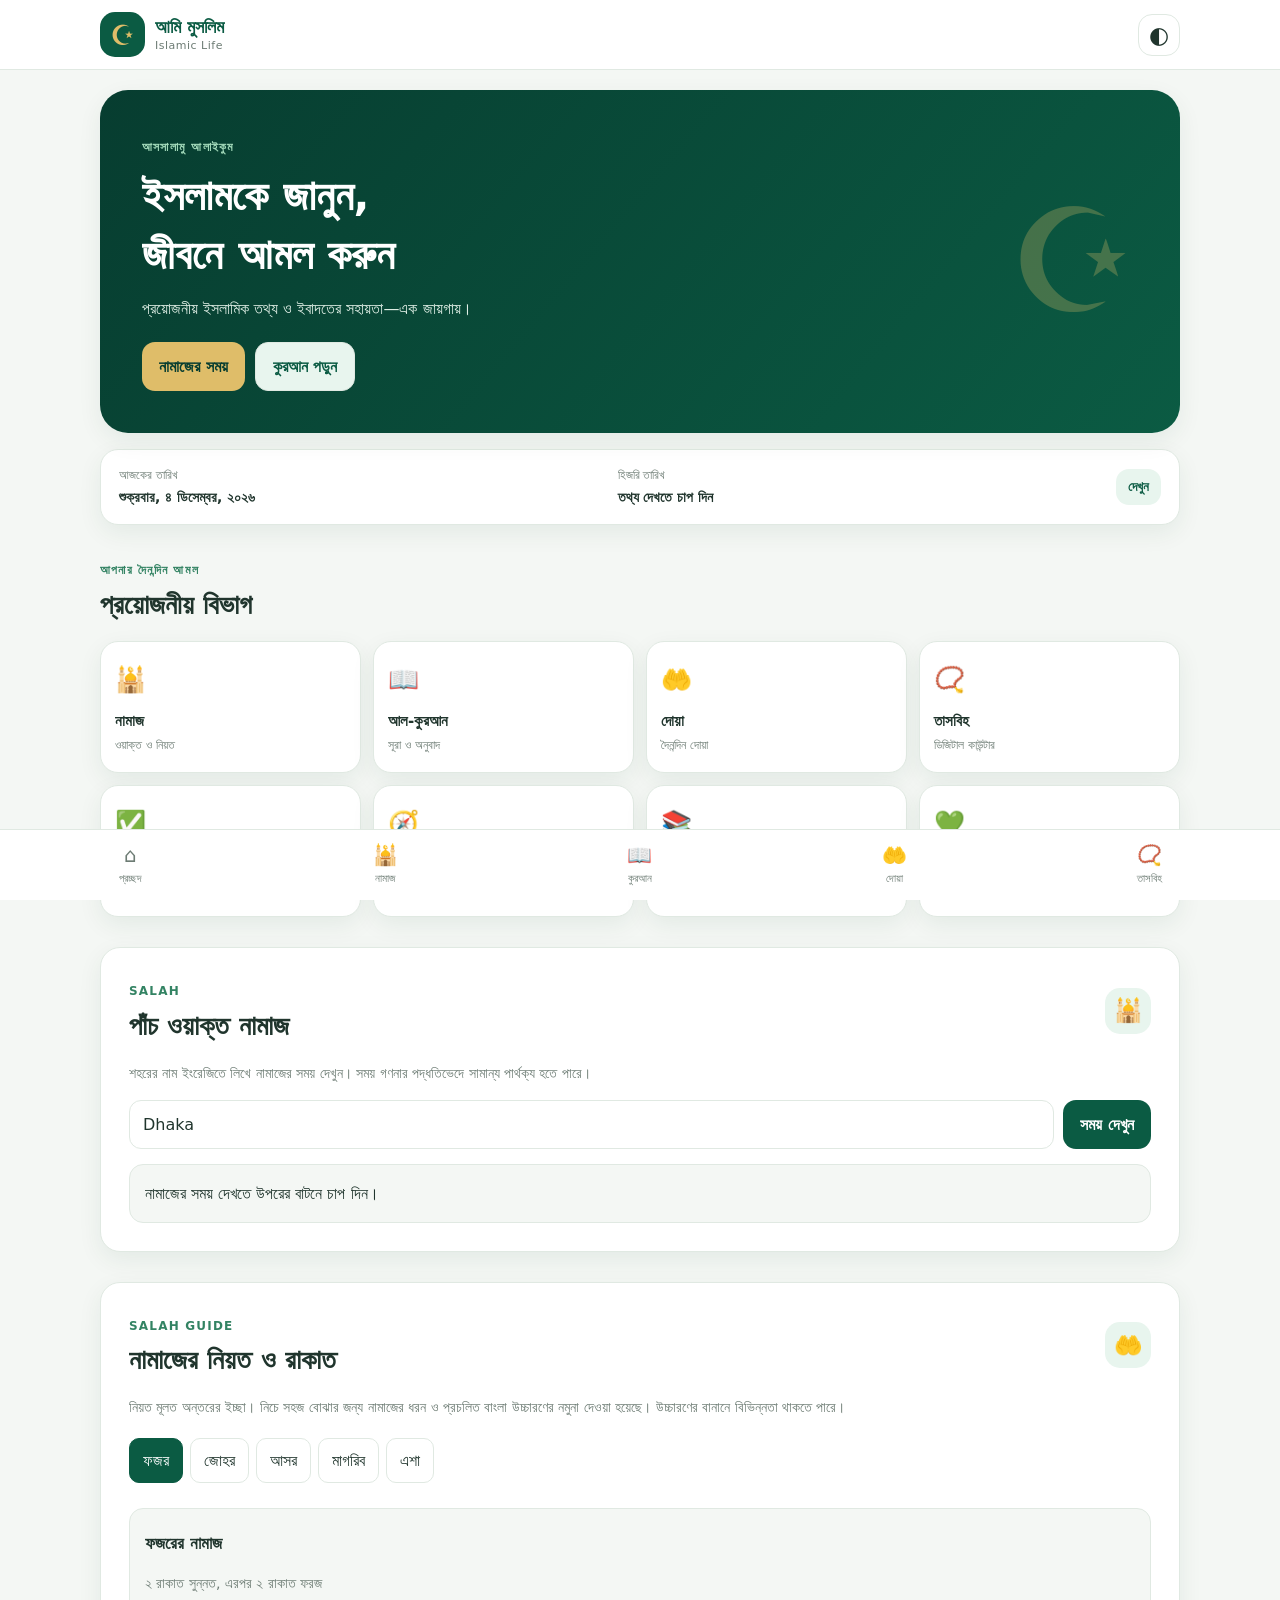
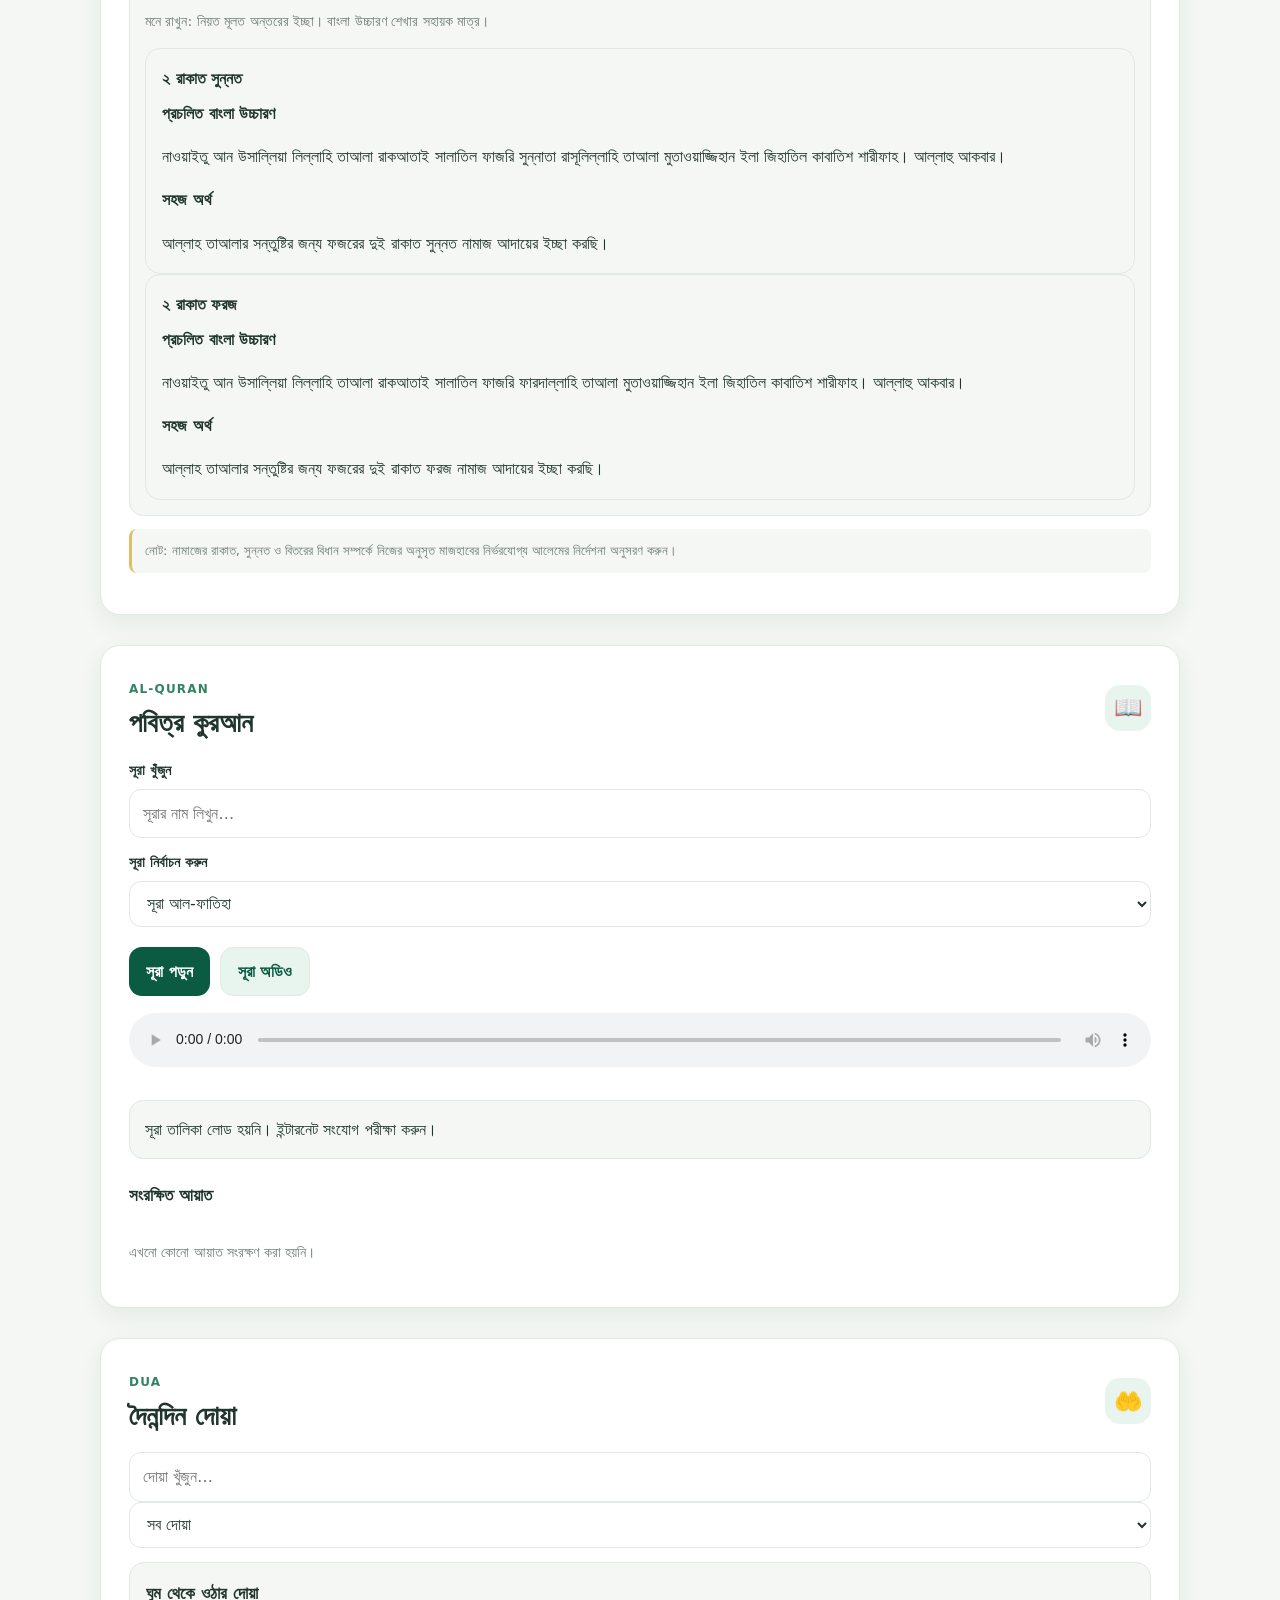
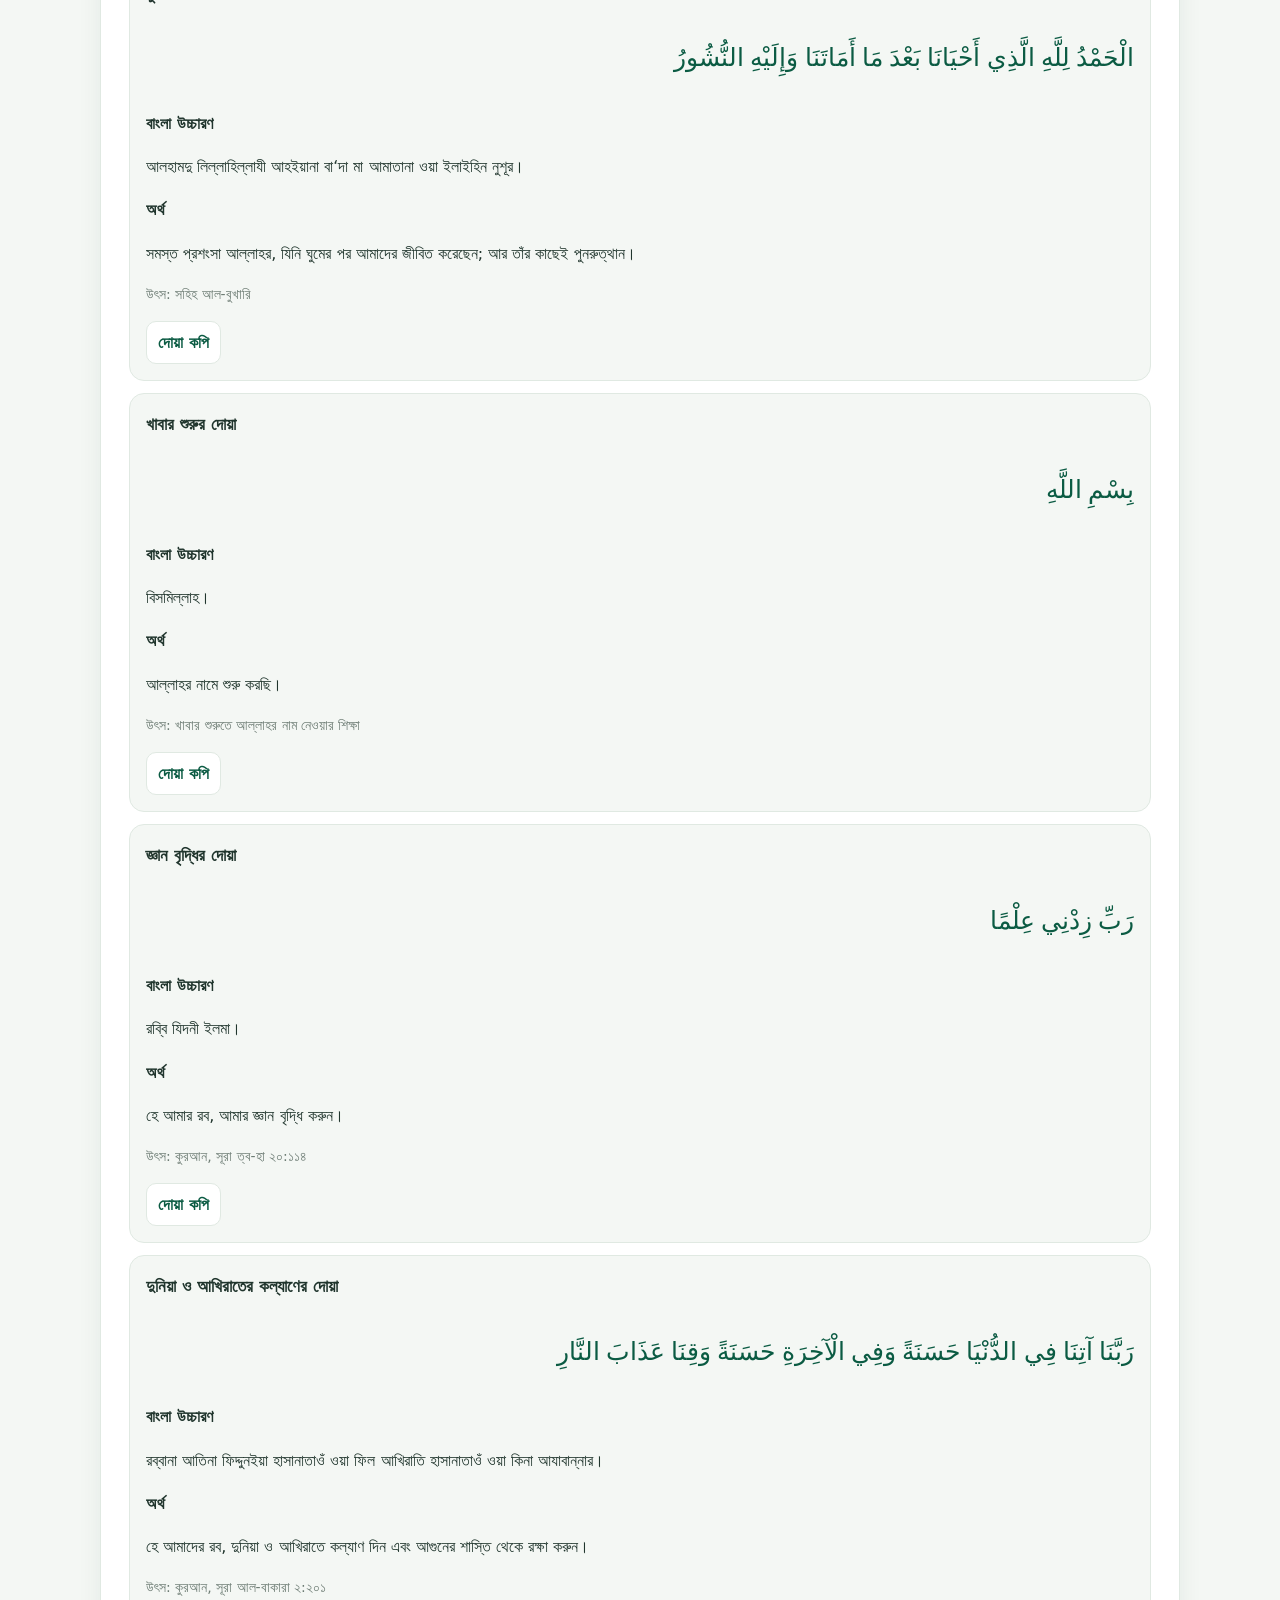
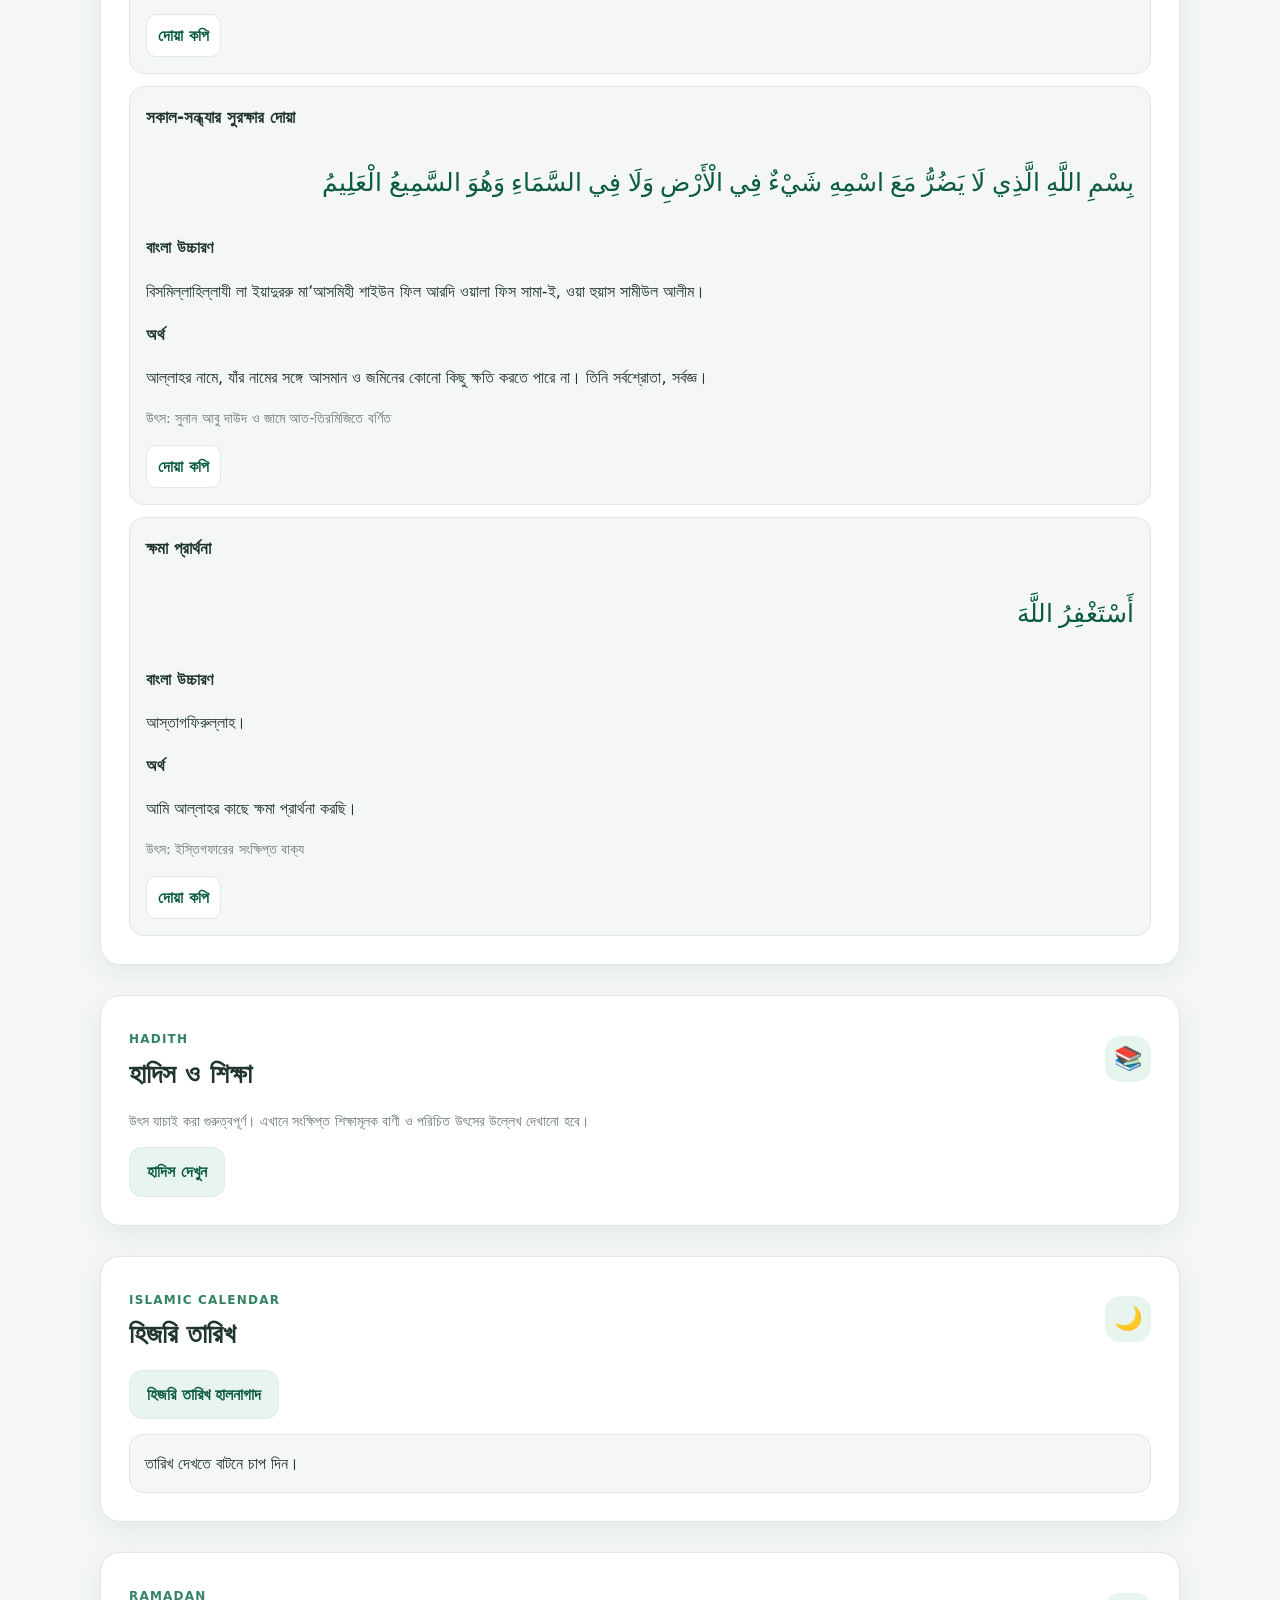
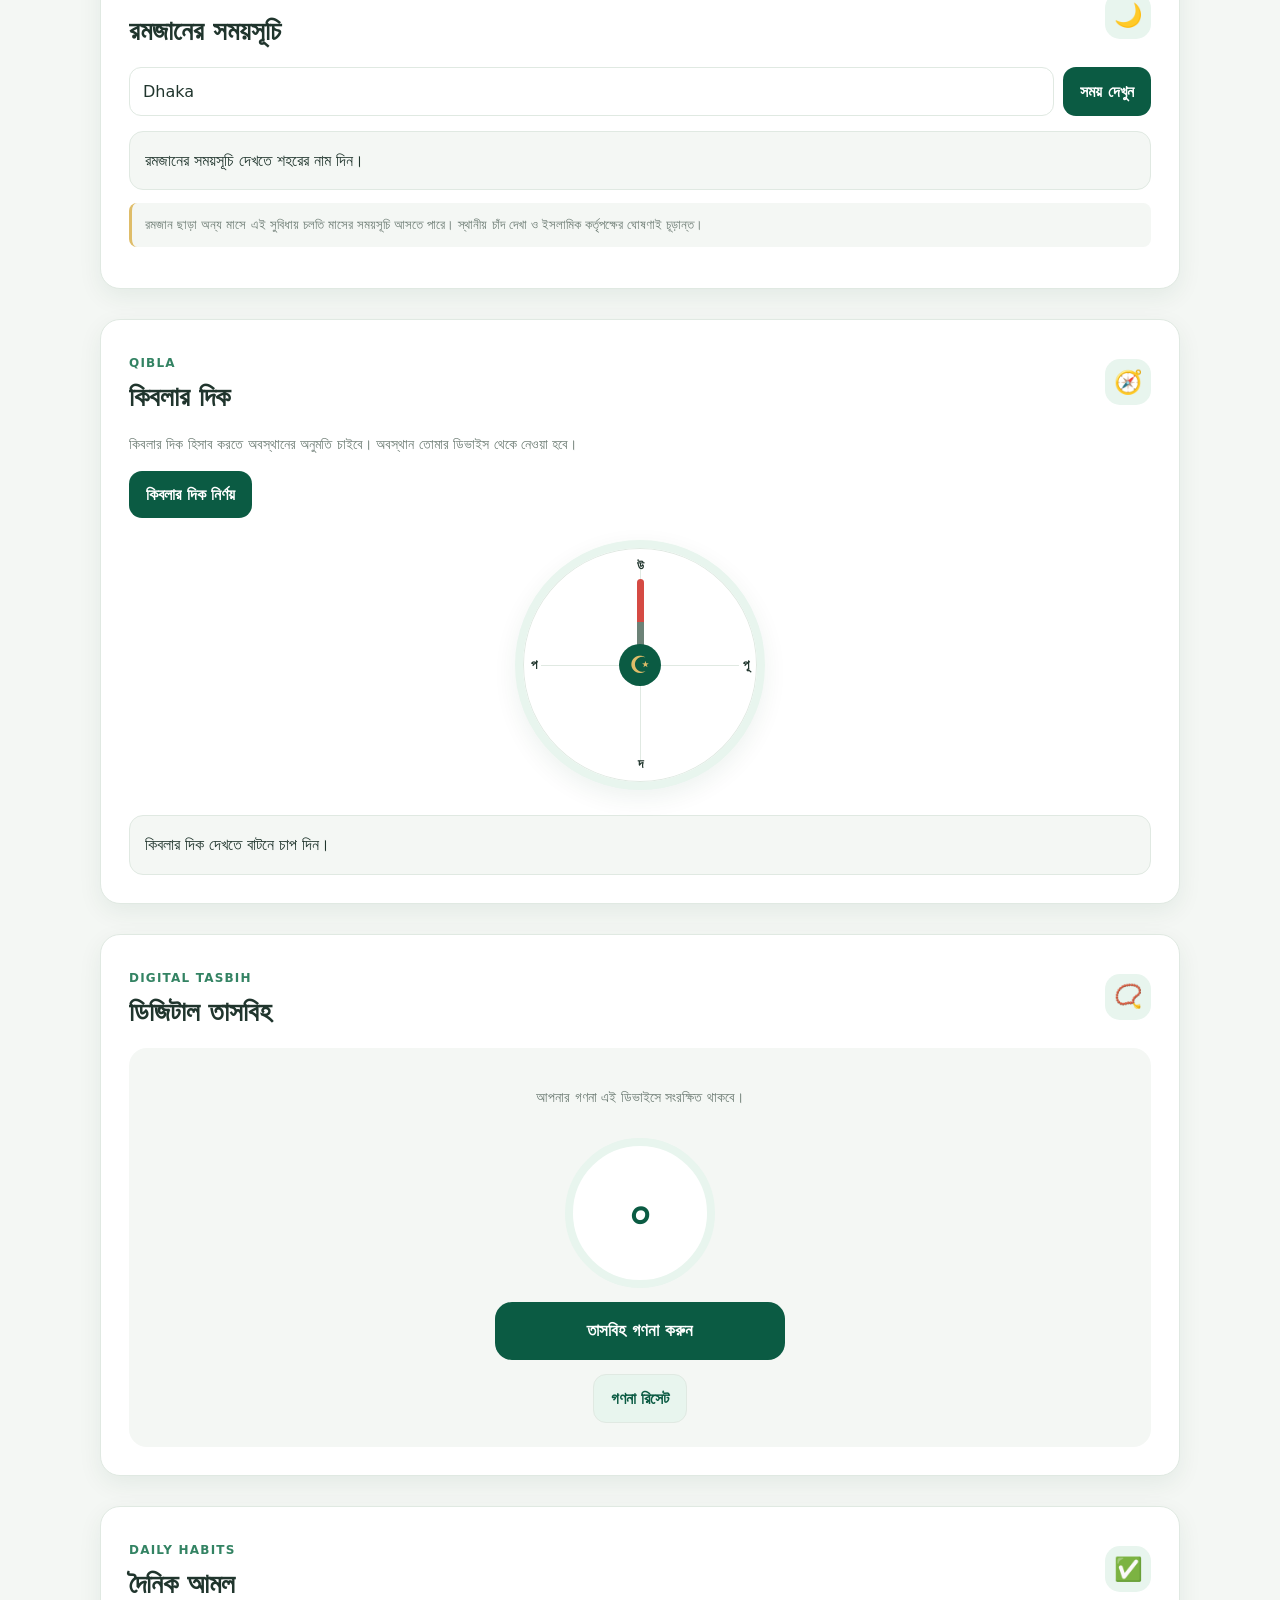
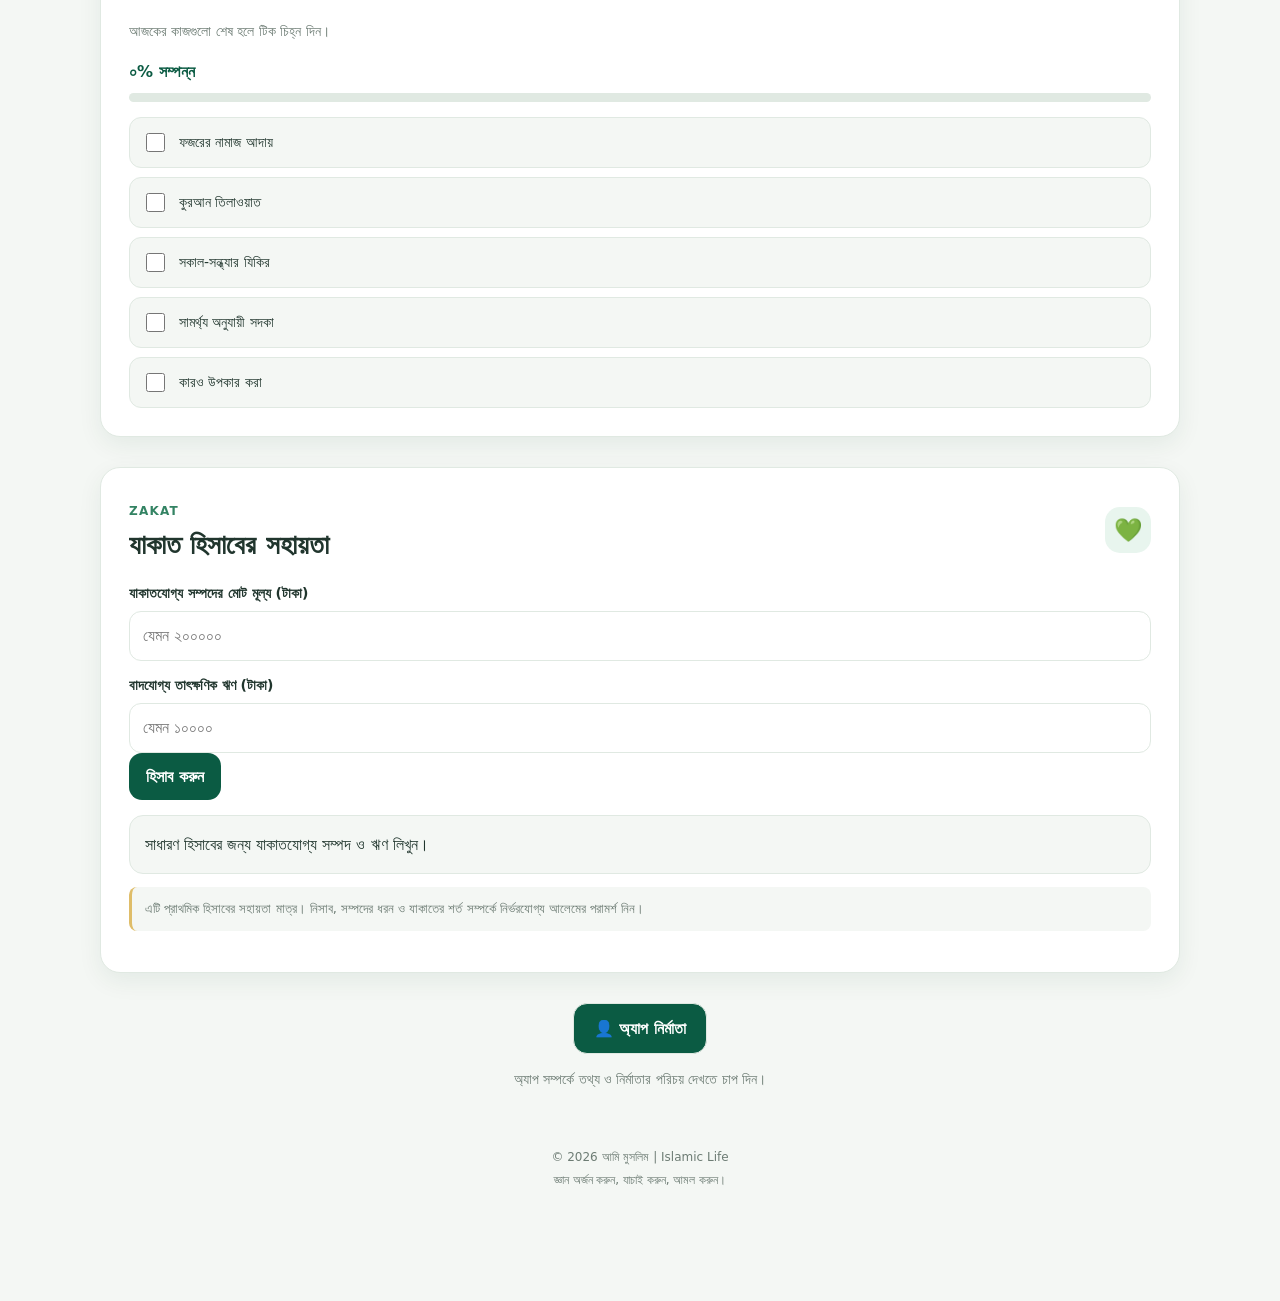
<file: index.html>
<!DOCTYPE html>
<html lang="bn">
<head>
  <meta charset="UTF-8">
  <meta name="viewport" content="width=device-width, initial-scale=1.0">
  <meta name="theme-color" content="#0b5b43">
  <meta name="description" content="নামাজ, কুরআন, দোয়া, তাসবিহ ও দৈনন্দিন ইসলামিক জীবনযাপনের সহায়ক অ্যাপ।">
  <title>আমি মুসলিম | Islamic Life</title>
  <link rel="stylesheet" href="style.css">

<link rel="manifest" href="./manifest.json">
<meta name="theme-color" content="#0B6B50">
<meta name="mobile-web-app-capable" content="yes">
<meta name="apple-mobile-web-app-capable" content="yes">
<meta name="apple-mobile-web-app-title" content="Islamic Life">
  
</head>
<body>
  <header class="topbar">
    <a class="brand" href="#home" aria-label="প্রচ্ছদ">
      <span class="brand-icon">☪</span>
      <span><strong>আমি মুসলিম</strong><small>Islamic Life</small></span>
    </a>
    <button id="darkModeBtn" class="icon-btn" type="button" aria-label="থিম পরিবর্তন">◐</button>
  </header>

  <main class="container">
    <section id="home" class="hero">
      <div class="hero-content">
        <span class="eyebrow">আসসালামু আলাইকুম</span>
        <h1>ইসলামকে জানুন,<br>জীবনে আমল করুন</h1>
        <p>প্রয়োজনীয় ইসলামিক তথ্য ও ইবাদতের সহায়তা—এক জায়গায়।</p>
        <div class="hero-actions">
          <a class="primary-btn" href="#prayer">নামাজের সময়</a>
          <a class="secondary-btn" href="#quran">কুরআন পড়ুন</a>
        </div>
      </div>
      <div class="hero-moon" aria-hidden="true">☪</div>
    </section>

    <section class="date-strip">
      <div><span>আজকের তারিখ</span><strong id="todayDate">তারিখ লোড হচ্ছে…</strong></div>
      <div><span>হিজরি তারিখ</span><strong id="hijriQuick">তথ্য দেখতে চাপ দিন</strong></div>
      <button id="hijriBtn" class="small-btn" type="button">দেখুন</button>
    </section>

    <section class="section-block">
      <div class="section-heading">
        <div><span class="eyebrow">আপনার দৈনন্দিন আমল</span><h2>প্রয়োজনীয় বিভাগ</h2></div>
      </div>
      <div class="feature-grid">
        <a class="feature-card" href="#prayer"><span>🕌</span><strong>নামাজ</strong><small>ওয়াক্ত ও নিয়ত</small></a>
        <a class="feature-card" href="#quran"><span>📖</span><strong>আল-কুরআন</strong><small>সূরা ও অনুবাদ</small></a>
        <a class="feature-card" href="#duas"><span>🤲</span><strong>দোয়া</strong><small>দৈনন্দিন দোয়া</small></a>
        <a class="feature-card" href="#tasbih"><span>📿</span><strong>তাসবিহ</strong><small>ডিজিটাল কাউন্টার</small></a>
        <a class="feature-card" href="#amal"><span>✅</span><strong>দৈনিক আমল</strong><small>নিজের অগ্রগতি</small></a>
        <a class="feature-card" href="#qibla"><span>🧭</span><strong>কিবলা</strong><small>দিক নির্ণয়</small></a>
        <a class="feature-card" href="#hadith"><span>📚</span><strong>হাদিস</strong><small>শিক্ষণীয় বাণী</small></a>
        <a class="feature-card" href="#zakat"><span>💚</span><strong>যাকাত</strong><small>হিসাবের সহায়তা</small></a>
      </div>
    </section>

    <section id="prayer" class="section-block panel">
      <div class="section-heading"><div><span class="eyebrow">SALAH</span><h2>পাঁচ ওয়াক্ত নামাজ</h2></div><span class="section-icon">🕌</span></div>
      <p class="muted">শহরের নাম ইংরেজিতে লিখে নামাজের সময় দেখুন। সময় গণনার পদ্ধতিভেদে সামান্য পার্থক্য হতে পারে।</p>
      <div class="inline-form">
        <input id="prayerCity" type="text" value="Dhaka" placeholder="শহরের নাম (যেমন Dhaka)" aria-label="শহরের নাম">
        <button id="prayerBtn" class="primary-btn" type="button">সময় দেখুন</button>
      </div>
      <div id="prayerInfo" class="result-box" aria-live="polite">নামাজের সময় দেখতে উপরের বাটনে চাপ দিন।</div>
    </section>

    <section id="niyat" class="section-block panel">
      <div class="section-heading"><div><span class="eyebrow">SALAH GUIDE</span><h2>নামাজের নিয়ত ও রাকাত</h2></div><span class="section-icon">🤲</span></div>
      <p class="muted">নিয়ত মূলত অন্তরের ইচ্ছা। নিচে সহজ বোঝার জন্য নামাজের ধরন ও প্রচলিত বাংলা উচ্চারণের নমুনা দেওয়া হয়েছে। উচ্চারণের বানানে বিভিন্নতা থাকতে পারে।</p>
      <div class="prayer-tabs">
        <button class="tab-btn active" data-prayer-tab="fajr" type="button">ফজর</button>
        <button class="tab-btn" data-prayer-tab="zuhr" type="button">জোহর</button>
        <button class="tab-btn" data-prayer-tab="asr" type="button">আসর</button>
        <button class="tab-btn" data-prayer-tab="maghrib" type="button">মাগরিব</button>
        <button class="tab-btn" data-prayer-tab="isha" type="button">এশা</button>
      </div>
      <div id="niyatInfo" class="result-box"></div>
      <p class="note">নোট: নামাজের রাকাত, সুন্নত ও বিতরের বিধান সম্পর্কে নিজের অনুসৃত মাজহাবের নির্ভরযোগ্য আলেমের নির্দেশনা অনুসরণ করুন।</p>
    </section>

    <section id="quran" class="section-block panel">
      <div class="section-heading"><div><span class="eyebrow">AL-QURAN</span><h2>পবিত্র কুরআন</h2></div><span class="section-icon">📖</span></div>
      <label for="surahSearch">সূরা খুঁজুন</label>
      <input id="surahSearch" type="search" placeholder="সূরার নাম লিখুন…">
      <label for="surahSelect">সূরা নির্বাচন করুন</label>
      <select id="surahSelect"><option value="1">সূরা আল-ফাতিহা</option></select>
      <div class="button-row">
        <button id="quranBtn" class="primary-btn" type="button">সূরা পড়ুন</button>
        <button id="playSurahBtn" class="secondary-btn" type="button">সূরা অডিও</button>
      </div>
      <div id="audioTitle" class="muted audio-title"></div>
      <audio id="quranAudio" controls preload="none"></audio>
      <div id="quranInfo" class="result-box" aria-live="polite">সূরা লোড করতে “সূরা পড়ুন” চাপ দিন। ইন্টারনেট প্রয়োজন।</div>
      <h3>সংরক্ষিত আয়াত</h3>
      <div id="bookmarkList" class="stack-list"><p class="muted">এখনো কোনো আয়াত সংরক্ষণ করা হয়নি।</p></div>
    </section>

    <section id="duas" class="section-block panel">
      <div class="section-heading"><div><span class="eyebrow">DUA</span><h2>দৈনন্দিন দোয়া</h2></div><span class="section-icon">🤲</span></div>
      <input id="duaSearch" type="search" placeholder="দোয়া খুঁজুন…" aria-label="দোয়া খুঁজুন">
      <select id="duaCategory" aria-label="দোয়ার বিভাগ">
        <option value="all">সব দোয়া</option>
        <option value="morning">সকাল-সন্ধ্যা</option>
        <option value="daily">দৈনন্দিন</option>
        <option value="prayer">নামাজ</option>
      </select>
      <div id="duaList" class="stack-list"></div>
    </section>

    <section id="hadith" class="section-block panel">
      <div class="section-heading"><div><span class="eyebrow">HADITH</span><h2>হাদিস ও শিক্ষা</h2></div><span class="section-icon">📚</span></div>
      <p class="muted">উৎস যাচাই করা গুরুত্বপূর্ণ। এখানে সংক্ষিপ্ত শিক্ষামূলক বাণী ও পরিচিত উৎসের উল্লেখ দেখানো হবে।</p>
      <button id="hadithBtn" class="secondary-btn" type="button">হাদিস দেখুন</button>
      <div id="hadithInfo" class="result-box"></div>
    </section>

    <section id="hijri" class="section-block panel">
      <div class="section-heading"><div><span class="eyebrow">ISLAMIC CALENDAR</span><h2>হিজরি তারিখ</h2></div><span class="section-icon">🌙</span></div>
      <button id="hijriBtnFull" class="secondary-btn" type="button">হিজরি তারিখ হালনাগাদ</button>
      <div id="hijriInfo" class="result-box">তারিখ দেখতে বাটনে চাপ দিন।</div>
    </section>

    <section id="ramadan" class="section-block panel">
      <div class="section-heading"><div><span class="eyebrow">RAMADAN</span><h2>রমজানের সময়সূচি</h2></div><span class="section-icon">🌙</span></div>
      <div class="inline-form">
        <input id="ramadanCity" type="text" value="Dhaka" placeholder="শহরের নাম (ইংরেজিতে)" aria-label="রমজানের শহর">
        <button id="ramadanBtn" class="primary-btn" type="button">সময় দেখুন</button>
      </div>
      <div id="ramadanInfo" class="result-box">রমজানের সময়সূচি দেখতে শহরের নাম দিন।</div>
      <p class="note">রমজান ছাড়া অন্য মাসে এই সুবিধায় চলতি মাসের সময়সূচি আসতে পারে। স্থানীয় চাঁদ দেখা ও ইসলামিক কর্তৃপক্ষের ঘোষণাই চূড়ান্ত।</p>
    </section>

    <section id="qibla" class="section-block panel">
      <div class="section-heading"><div><span class="eyebrow">QIBLA</span><h2>কিবলার দিক</h2></div><span class="section-icon">🧭</span></div>
      <p class="muted">কিবলার দিক হিসাব করতে অবস্থানের অনুমতি চাইবে। অবস্থান তোমার ডিভাইস থেকে নেওয়া হবে।</p>
      <button id="qiblaBtn" class="primary-btn" type="button">কিবলার দিক নির্ণয়</button>
      <div class="compass-wrap">
        <div id="compass" class="compass" aria-label="কিবলা কম্পাস">
          <span class="north">উ</span><span class="east">পূ</span><span class="south">দ</span><span class="west">প</span>
          <div id="compassNeedle" class="compass-needle"></div>
          <div class="compass-center">☪</div>
        </div>
      </div>
      <div id="qiblaDegree" class="result-box" aria-live="polite">কিবলার দিক দেখতে বাটনে চাপ দিন।</div>
    </section>

    <section id="tasbih" class="section-block panel">
      <div class="section-heading"><div><span class="eyebrow">DIGITAL TASBIH</span><h2>ডিজিটাল তাসবিহ</h2></div><span class="section-icon">📿</span></div>
      <div class="tasbih-card">
        <p class="muted">আপনার গণনা এই ডিভাইসে সংরক্ষিত থাকবে।</p>
        <div id="tasbihCount" class="tasbih-count">০</div>
        <button id="tasbihBtn" class="tasbih-button" type="button">তাসবিহ গণনা করুন</button>
        <button id="resetBtn" class="secondary-btn" type="button">গণনা রিসেট</button>
      </div>
    </section>

    <section id="amal" class="section-block panel">
      <div class="section-heading"><div><span class="eyebrow">DAILY HABITS</span><h2>দৈনিক আমল</h2></div><span class="section-icon">✅</span></div>
      <p class="muted">আজকের কাজগুলো শেষ হলে টিক চিহ্ন দিন।</p>
      <div id="amalProgress" class="progress-text">০% সম্পন্ন</div>
      <div class="progress-track"><div id="amalProgressBar" class="progress-fill"></div></div>
      <div id="amalList" class="amal-list">
        <label><input class="amal-check" type="checkbox" value="fajr"> ফজরের নামাজ আদায়</label>
        <label><input class="amal-check" type="checkbox" value="quran"> কুরআন তিলাওয়াত</label>
        <label><input class="amal-check" type="checkbox" value="dhikr"> সকাল-সন্ধ্যার যিকির</label>
        <label><input class="amal-check" type="checkbox" value="charity"> সামর্থ্য অনুযায়ী সদকা</label>
        <label><input class="amal-check" type="checkbox" value="kindness"> কারও উপকার করা</label>
      </div>
    </section>

    <section id="zakat" class="section-block panel">
      <div class="section-heading"><div><span class="eyebrow">ZAKAT</span><h2>যাকাত হিসাবের সহায়তা</h2></div><span class="section-icon">💚</span></div>
      <label for="zakatAssets">যাকাতযোগ্য সম্পদের মোট মূল্য (টাকা)</label>
      <input id="zakatAssets" type="number" min="0" step="any" placeholder="যেমন ২০০০০০">
      <label for="zakatDebts">বাদযোগ্য তাৎক্ষণিক ঋণ (টাকা)</label>
      <input id="zakatDebts" type="number" min="0" step="any" placeholder="যেমন ১০০০০">
      <button id="zakatBtn" class="primary-btn" type="button">হিসাব করুন</button>
      <div id="zakatInfo" class="result-box" aria-live="polite">সাধারণ হিসাবের জন্য যাকাতযোগ্য সম্পদ ও ঋণ লিখুন।</div>
      <p class="note">এটি প্রাথমিক হিসাবের সহায়তা মাত্র। নিসাব, সম্পদের ধরন ও যাকাতের শর্ত সম্পর্কে নির্ভরযোগ্য আলেমের পরামর্শ নিন।</p>
    </section>

    <section class="section-block creator-section">
      <button id="creatorBtn" class="creator-btn" type="button">👤 অ্যাপ নির্মাতা</button>
      <p class="muted">অ্যাপ সম্পর্কে তথ্য ও নির্মাতার পরিচয় দেখতে চাপ দিন।</p>
    </section>
  </main>

  <nav class="bottom-nav" aria-label="প্রধান নেভিগেশন">
    <a href="#home"><span>⌂</span><small>প্রচ্ছদ</small></a>
    <a href="#prayer"><span>🕌</span><small>নামাজ</small></a>
    <a href="#quran"><span>📖</span><small>কুরআন</small></a>
    <a href="#duas"><span>🤲</span><small>দোয়া</small></a>
    <a href="#tasbih"><span>📿</span><small>তাসবিহ</small></a>
  </nav>

  <div id="creatorModal" class="modal" aria-hidden="true">
    <div class="modal-backdrop" data-close-creator></div>
    <section class="modal-card" role="dialog" aria-modal="true" aria-labelledby="creatorTitle">
      <button id="closeCreatorBtn" class="modal-close" type="button" aria-label="বন্ধ করুন">×</button>
      <img class="creator-photo" src="creator.jpg" alt="অ্যাপ নির্মাতার ছবি" onerror="this.style.display='none'">
      <span class="eyebrow">APP CREATOR</span>
      <h2 id="creatorTitle">Yousop Imtiaz Rayhan</h2>
      <p>নির্মাতা — আমি মুসলিম | Islamic Life</p>
      <p class="muted">এই অ্যাপের উদ্দেশ্য দৈনন্দিন ইসলামিক তথ্য সহজভাবে সবার কাছে পৌঁছে দেওয়া।</p>
    </section>
  </div>

  <footer class="footer">
    <p>© <span id="footerYear"></span> আমি মুসলিম | Islamic Life</p>
    <p>জ্ঞান অর্জন করুন, যাচাই করুন, আমল করুন।</p>
  </footer>

  <script src="app.js" defer></script>
</body>
</html>
</file>
<file: style.css>
:root {
  --green: #0b5b43;
  --green-dark: #073d30;
  --green-light: #e8f5ee;
  --gold: #dfbd69;
  --bg: #f4f7f4;
  --surface: #ffffff;
  --text: #20352d;
  --muted: #6d7c74;
  --border: #e0e9e2;
  --shadow: 0 8px 24px rgba(18, 65, 46, .07);
  --radius: 20px;
}

* {
  box-sizing: border-box;
}

html {
  scroll-behavior: smooth;
  scroll-padding-top: 82px;
}

body {
  margin: 0;
  background: var(--bg);
  color: var(--text);
  font-family: system-ui, -apple-system, "Noto Sans Bengali", "Noto Sans",
    sans-serif;
  line-height: 1.7;
  padding-bottom: 85px;
  transition: background .2s, color .2s;
}

button, input, select {
  font: inherit;
}

button, a, input, select {
  -webkit-tap-highlight-color: transparent;
}

button, a {
  touch-action: manipulation;
}

button {
  cursor: pointer;
}

a {
  color: inherit;
  text-decoration: none;
}

button:focus-visible, a:focus-visible, input:focus-visible,
select:focus-visible {
  outline: 3px solid var(--gold);
  outline-offset: 3px;
}

.topbar {
  position: sticky;
  top: 0;
  z-index: 20;
  display: flex;
  align-items: center;
  justify-content: space-between;
  gap: 12px;
  padding: 12px max(16px, calc((100% - 1080px) / 2));
  background: var(--surface);
  border-bottom: 1px solid var(--border);
}

.brand {
  display: flex;
  align-items: center;
  gap: 10px;
}

.brand-icon {
  display: grid;
  place-items: center;
  width: 45px;
  height: 45px;
  border-radius: 15px;
  color: var(--gold);
  background: var(--green);
  font-size: 28px;
}

.brand strong, .brand small {
  display: block;
  line-height: 1.35;
}

.brand strong {
  color: var(--green);
  font-size: 18px;
}

.brand small {
  color: var(--muted);
  font-size: 11px;
  letter-spacing: .5px;
}

.icon-btn {
  width: 42px;
  height: 42px;
  border: 1px solid var(--border);
  border-radius: 14px;
  background: var(--surface);
  color: var(--text);
  font-size: 23px;
}

.container {
  width: min(100% - 28px, 1080px);
  margin: 20px auto 0;
}

.hero {
  position: relative;
  display: flex;
  align-items: center;
  justify-content: space-between;
  gap: 16px;
  min-height: 260px;
  overflow: hidden;
  padding: clamp(22px, 5vw, 42px);
  border-radius: 28px;
  color: white;
  background: linear-gradient(130deg, var(--green-dark), var(--green));
  box-shadow: var(--shadow);
}

.hero-content {
  position: relative;
  z-index: 1;
  max-width: 600px;
}

.eyebrow {
  display: inline-block;
  color: #a1d8b9;
  font-size: 12px;
  font-weight: 800;
  letter-spacing: 1.2px;
}

.hero h1 {
  margin: 8px 0 10px;
  font-size: clamp(27px, 5vw, 42px);
  line-height: 1.4;
}

.hero p {
  max-width: 480px;
  margin: 0;
  color: #e1f0e7;
}

.hero-moon {
  color: rgba(223, 189, 105, .28);
  font-size: clamp(70px, 14vw, 145px);
  line-height: 1;
}

.hero-actions, .button-row {
  display: flex;
  flex-wrap: wrap;
  gap: 10px;
  margin-top: 20px;
}

.primary-btn, .secondary-btn, .small-btn {
  display: inline-flex;
  align-items: center;
  justify-content: center;
  min-height: 44px;
  padding: 10px 17px;
  border: 0;
  border-radius: 13px;
  font-weight: 700;
  text-align: center;
  transition: transform .15s, opacity .15s;
}

.primary-btn:hover, .secondary-btn:hover, .small-btn:hover,
.feature-card:hover {
  transform: translateY(-1px);
}

.primary-btn {
  color: white;
  background: var(--green);
}

.hero .primary-btn {
  color: var(--green-dark);
  background: var(--gold);
}

.secondary-btn {
  color: var(--green);
  background: var(--green-light);
  border: 1px solid var(--border);
}

.small-btn {
  min-height: 36px;
  padding: 7px 12px;
  color: var(--green);
  background: var(--green-light);
  font-size: 13px;
}

.date-strip {
  display: flex;
  align-items: center;
  gap: 14px;
  margin: 16px 0 28px;
  padding: 15px 18px;
  border: 1px solid var(--border);
  border-radius: 18px;
  background: var(--surface);
  box-shadow: var(--shadow);
}

.date-strip > div {
  flex: 1;
  min-width: 0;
}

.date-strip span, .date-strip strong {
  display: block;
}

.date-strip span {
  color: var(--muted);
  font-size: 12px;
}

.date-strip strong {
  font-size: 14px;
  overflow-wrap: anywhere;
}

.section-block {
  margin: 30px 0;
}

.section-heading {
  display: flex;
  align-items: center;
  justify-content: space-between;
  gap: 12px;
  margin-bottom: 17px;
}

.section-heading h2 {
  margin: 2px 0 0;
  font-size: clamp(21px, 4vw, 27px);
  line-height: 1.45;
}

.section-heading .eyebrow {
  color: #338363;
}

.section-icon {
  display: grid;
  place-items: center;
  width: 46px;
  height: 46px;
  flex-shrink: 0;
  border-radius: 15px;
  background: var(--green-light);
  font-size: 23px;
}

.feature-grid {
  display: grid;
  grid-template-columns: repeat(4, minmax(0, 1fr));
  gap: 12px;
}

.feature-card {
  display: flex;
  flex-direction: column;
  align-items: flex-start;
  min-height: 125px;
  padding: 17px 14px;
  border: 1px solid var(--border);
  border-radius: 18px;
  background: var(--surface);
  box-shadow: var(--shadow);
  transition: transform .15s;
}

.feature-card > span {
  margin-bottom: 8px;
  font-size: 25px;
}

.feature-card strong {
  font-size: 15px;
}

.feature-card small {
  color: var(--muted);
  font-size: 12px;
}

.panel {
  padding: clamp(17px, 4vw, 28px);
  border: 1px solid var(--border);
  border-radius: var(--radius);
  background: var(--surface);
  box-shadow: var(--shadow);
}

.panel h3 {
  margin-top: 22px;
  font-size: 17px;
}

.muted {
  color: var(--muted);
  font-size: 14px;
}

.note {
  padding: 11px 13px;
  border-left: 3px solid var(--gold);
  border-radius: 8px;
  background: var(--bg);
  color: var(--muted);
  font-size: 13px;
}

label {
  display: block;
  margin: 13px 0 6px;
  font-size: 14px;
  font-weight: 650;
}

input[type="text"], input[type="search"], input[type="number"], select {
  display: block;
  width: 100%;
  min-height: 46px;
  padding: 10px 13px;
  border: 1px solid var(--border);
  border-radius: 12px;
  outline: none;
  color: var(--text);
  background: var(--surface);
}

input:focus, select:focus {
  border-color: var(--green);
}

.inline-form {
  display: flex;
  align-items: stretch;
  gap: 9px;
  margin: 12px 0;
}

.inline-form input {
  flex: 1;
  min-width: 0;
}

.inline-form .primary-btn {
  flex-shrink: 0;
}

.result-box {
  margin-top: 15px;
  padding: 15px;
  border: 1px solid var(--border);
  border-radius: 14px;
  background: var(--bg);
  overflow-wrap: anywhere;
}

.result-box:empty {
  display: none;
}

.result-box h3, .result-box h4 {
  margin: 5px 0 10px;
}

.result-box p:first-child {
  margin-top: 0;
}

.result-box p:last-child {
  margin-bottom: 0;
}

.result-box ol, .result-box ul {
  padding-left: 22px;
}

.prayer-row {
  display: flex;
  justify-content: space-between;
  gap: 15px;
  padding: 10px 0;
  border-bottom: 1px solid var(--border);
}

.prayer-row:last-child {
  border-bottom: 0;
}

.prayer-row strong {
  color: var(--green);
}

.prayer-tabs {
  display: flex;
  gap: 7px;
  overflow-x: auto;
  padding: 4px 0 10px;
}

.tab-btn {
  flex-shrink: 0;
  padding: 8px 13px;
  border: 1px solid var(--border);
  border-radius: 10px;
  background: var(--surface);
  color: var(--text);
}

.tab-btn.active {
  border-color: var(--green);
  background: var(--green);
  color: white;
}

.audio-title {
  margin: 12px 0 4px;
}

audio {
  width: 100%;
  margin: 5px 0 10px;
}

.stack-list {
  display: grid;
  gap: 12px;
  margin-top: 14px;
}

.content-card {
  padding: 16px;
  border: 1px solid var(--border);
  border-radius: 15px;
  background: var(--bg);
}

.content-card h3, .content-card h4 {
  margin: 0 0 8px;
}

.content-card p {
  overflow-wrap: anywhere;
}

.arabic-text {
  font-family: "Noto Naskh Arabic", "Amiri", serif;
  direction: rtl;
  text-align: right;
  font-size: 25px;
  line-height: 2.1;
  color: var(--green);
}

.translation {
  color: var(--muted);
  font-size: 14px;
}

.card-actions {
  display: flex;
  flex-wrap: wrap;
  gap: 8px;
  margin-top: 12px;
}

.card-actions button {
  min-height: 37px;
  padding: 7px 11px;
  border: 1px solid var(--border);
  border-radius: 10px;
  background: var(--surface);
  color: var(--green);
}

.compass-wrap {
  display: grid;
  place-items: center;
  padding: 22px 0 10px;
}

.compass {
  position: relative;
  display: grid;
  place-items: center;
  width: min(70vw, 250px);
  aspect-ratio: 1;
  border: 8px solid var(--green-light);
  border-radius: 50%;
  background: var(--surface);
  box-shadow: inset 0 0 0 1px var(--border), var(--shadow);
}

.compass::before, .compass::after {
  position: absolute;
  content: "";
  background: var(--border);
}

.compass::before {
  width: 1px;
  height: 85%;
}

.compass::after {
  width: 85%;
  height: 1px;
}

.compass > span {
  position: absolute;
  z-index: 2;
  font-weight: 800;
  font-size: 13px;
}

.compass .north { top: 7px; }
.compass .south { bottom: 7px; }
.compass .east { right: 8px; }
.compass .west { left: 8px; }

.compass-needle {
  position: absolute;
  z-index: 3;
  width: 7px;
  height: 37%;
  top: 13%;
  left: calc(50% - 3.5px);
  border-radius: 8px;
  background: linear-gradient(to bottom, #d54a43 0 50%, #6c8277 50% 100%);
  transform-origin: 50% 100%;
  transform: rotate(0deg);
  transition: transform .4s ease;
}

.compass-center {
  position: relative;
  z-index: 4;
  display: grid;
  place-items: center;
  width: 42px;
  height: 42px;
  border-radius: 50%;
  background: var(--green);
  color: var(--gold);
  font-size: 24px;
}

.tasbih-card {
  display: grid;
  justify-items: center;
  gap: 14px;
  padding: 24px 15px;
  border-radius: 18px;
  background: var(--bg);
  text-align: center;
}

.tasbih-count {
  display: grid;
  place-items: center;
  width: 150px;
  height: 150px;
  border: 8px solid var(--green-light);
  border-radius: 50%;
  background: var(--surface);
  color: var(--green);
  font-size: 44px;
  font-weight: 800;
  font-variant-numeric: tabular-nums;
}

.tasbih-button {
  width: min(100%, 290px);
  min-height: 58px;
  border: 0;
  border-radius: 17px;
  background: var(--green);
  color: white;
  font-weight: 800;
  font-size: 17px;
}

.progress-text {
  margin: 8px 0;
  color: var(--green);
  font-weight: 750;
}

.progress-track {
  height: 9px;
  overflow: hidden;
  border-radius: 20px;
  background: var(--border);
}

.progress-fill {
  width: 0;
  height: 100%;
  border-radius: inherit;
  background: var(--green);
  transition: width .2s;
}

.amal-list {
  display: grid;
  gap: 9px;
  margin-top: 15px;
}

.amal-list label {
  display: flex;
  align-items: center;
  gap: 11px;
  margin: 0;
  padding: 12px;
  border: 1px solid var(--border);
  border-radius: 12px;
  background: var(--bg);
  font-weight: 500;
}

.amal-check {
  width: 19px;
  height: 19px;
  accent-color: var(--green);
  flex-shrink: 0;
}

.creator-section {
  text-align: center;
}

.creator-btn {
  min-height: 48px;
  padding: 11px 20px;
  border: 1px solid var(--border);
  border-radius: 14px;
  background: var(--green);
  color: white;
  font-weight: 750;
}

.modal {
  position: fixed;
  inset: 0;
  z-index: 100;
  display: none;
  align-items: center;
  justify-content: center;
  padding: 18px;
}

.modal.open {
  display: flex;
}

.modal-backdrop {
  position: absolute;
  inset: 0;
  background: rgba(0, 20, 14, .7);
}

.modal-card {
  position: relative;
  z-index: 1;
  width: min(100%, 390px);
  max-height: 90dvh;
  overflow-y: auto;
  padding: 30px 22px 24px;
  border: 1px solid var(--border);
  border-radius: 24px;
  background: var(--surface);
  box-shadow: 0 25px 80px rgba(0, 0, 0, .25);
  text-align: center;
  animation: modalIn .18s ease-out;
}

@keyframes modalIn {
  from { opacity: 0; transform: translateY(10px) scale(.98); }
  to { opacity: 1; transform: translateY(0) scale(1); }
}

.modal-close {
  position: absolute;
  top: 10px;
  right: 12px;
  width: 38px;
  height: 38px;
  border: 0;
  border-radius: 50%;
  background: var(--bg);
  color: var(--text);
  font-size: 28px;
  line-height: 1;
}

.creator-photo {
  display: block;
  width: 128px;
  height: 128px;
  margin: 5px auto 16px;
  border: 4px solid var(--green);
  border-radius: 50%;
  object-fit: cover;
  background: var(--green-light);
}

.modal-card h2 {
  margin: 8px 0;
  font-size: 22px;
}

.modal-card p {
  margin: 8px 0;
}

.footer {
  padding: 22px 16px;
  color: var(--muted);
  text-align: center;
  font-size: 12px;
}

.footer p {
  margin: 3px;
}

.bottom-nav {
  position: fixed;
  z-index: 30;
  right: 0;
  bottom: 0;
  left: 0;
  display: flex;
  justify-content: space-around;
  gap: 4px;
  padding: 8px 5px calc(8px + env(safe-area-inset-bottom));
  border-top: 1px solid var(--border);
  background: var(--surface);
}

.bottom-nav a {
  display: grid;
  justify-items: center;
  gap: 1px;
  min-width: 0;
  flex: 1;
  padding: 3px 2px;
  color: var(--muted);
}

.bottom-nav a span {
  font-size: 20px;
  line-height: 1.4;
}

.bottom-nav a small {
  font-size: 11px;
}

.bottom-nav a:active, .bottom-nav a:hover {
  color: var(--green);
}

body.dark {
  --green: #58bd91;
  --green-dark: #082f26;
  --green-light: #183b30;
  --bg: #101a16;
  --surface: #18241e;
  --text: #edf4ef;
  --muted: #a8b7ad;
  --border: #2c4035;
  --shadow: 0 8px 24px rgba(0, 0, 0, .12);
}

body.dark .hero {
  background: linear-gradient(130deg, #062b22, #124d38);
}

body.dark .hero .primary-btn {
  color: #17362a;
}

body.dark .arabic-text {
  color: #a5e4c2;
}

body.dark .tab-btn.active {
  color: #10261b;
}

body.dark .creator-btn,
body.dark .primary-btn,
body.dark .tasbih-button {
  color: #092b1d;
}

@media (max-width: 700px) {
  .feature-grid {
    grid-template-columns: repeat(2, minmax(0, 1fr));
    gap: 10px;
  }

  .feature-card {
    min-height: 112px;
    padding: 14px 12px;
  }

  .hero {
    min-height: 240px;
  }

  .hero-moon {
    position: absolute;
    right: 5px;
    bottom: 15px;
    font-size: 90px;
  }

  .hero-content {
    max-width: 100%;
  }

  .date-strip {
    gap: 8px;
    padding: 12px;
  }

  .date-strip strong {
    font-size: 12px;
  }

  .date-strip .small-btn {
    padding: 6px 9px;
  }

  .panel {
    border-radius: 17px;
  }
}

@media (max-width: 390px) {
  .container {
    width: calc(100% - 20px);
  }

  .hero {
    padding: 20px 17px;
  }

  .hero-actions .primary-btn,
  .hero-actions .secondary-btn {
    padding: 9px 11px;
    font-size: 13px;
  }

  .inline-form {
    flex-direction: column;
  }

  .inline-form .primary-btn {
    width: 100%;
  }

  .bottom-nav a small {
    font-size: 10px;
  }
}

@media (prefers-reduced-motion: reduce) {
  *, *::before, *::after {
    scroll-behavior: auto !important;
    animation-duration: .01ms !important;
    transition-duration: .01ms !important;
  }
}
</file>
